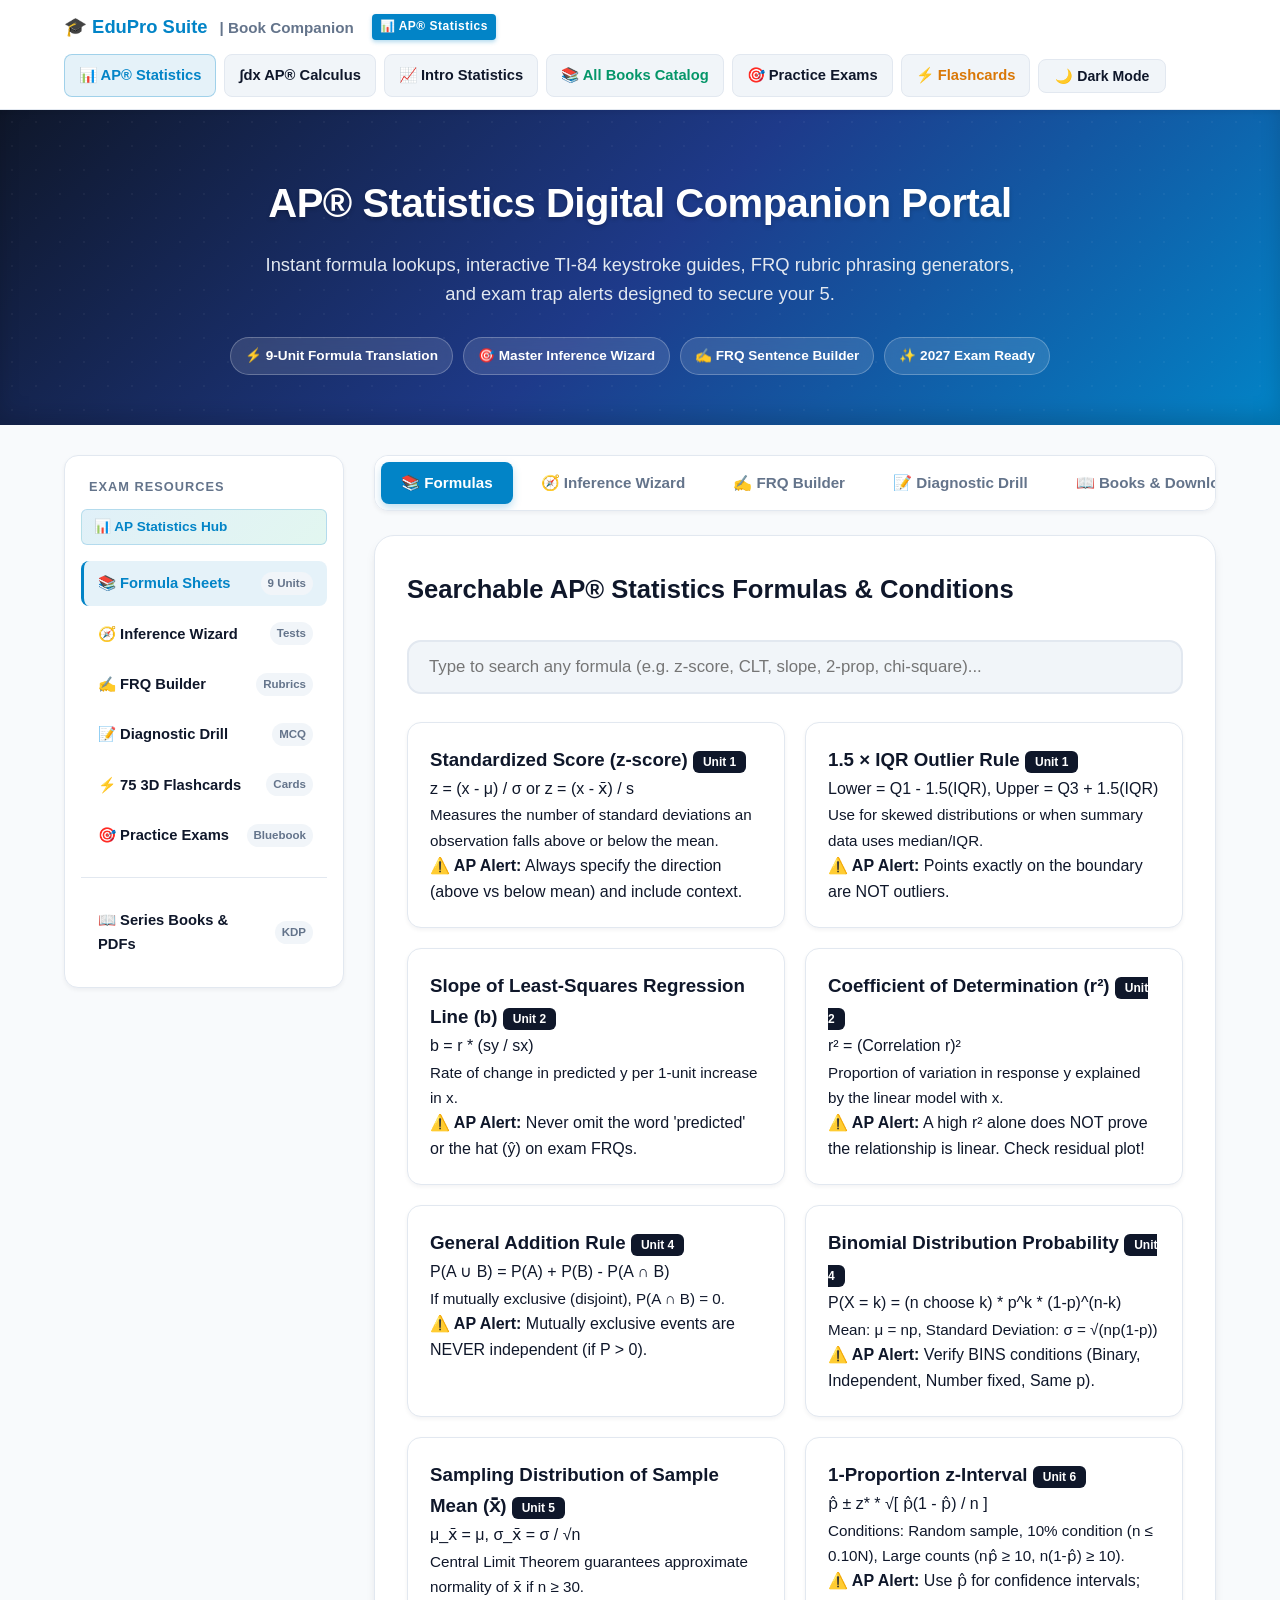
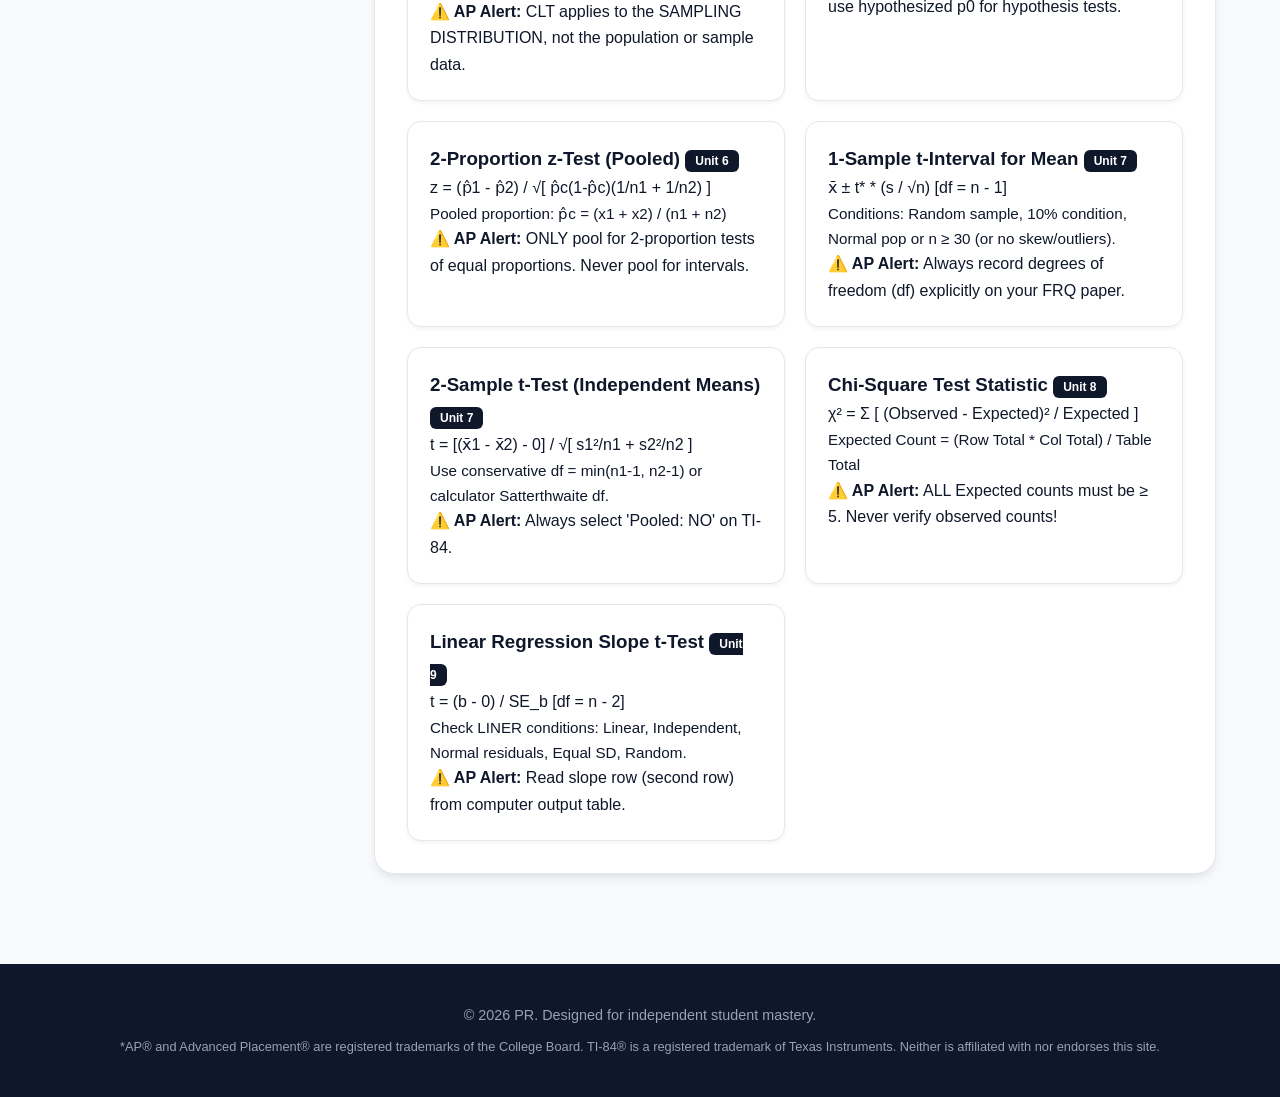
<file: index.html>
<!DOCTYPE html>
<html lang="en" data-theme="light">
<head>
  <meta charset="UTF-8">
  <meta name="viewport" content="width=device-width, initial-scale=1.0">
  <title>AP Statistics Score-5 Blueprint | Interactive Student Portal</title>
  <link rel="stylesheet" href="styles.css">
</head>
<body data-exam="ap-statistics">

  <!-- Header -->
  <header>
    <div class="container nav-container" style="flex-wrap:wrap; height:auto; padding:12px 24px; gap:12px;">
      <a href="index.html" class="logo" style="text-decoration:none;">
        <span style="font-size: 1.15rem; font-weight: 800; color: #0284c7;">🎓 EduPro Suite</span>
        <span style="color: var(--text-muted); font-weight: 600; font-size: 0.95rem;">| Book Companion</span>
        <span class="logo-badge" style="background:#0284c7; color:#fff; font-size:0.75rem; padding:3px 8px; border-radius:4px; margin-left:6px;">📊 AP® Statistics</span>
      </a>
      
      <!-- Menubar with ALL Exams -->
      <nav style="display:flex; gap:8px; align-items:center; flex-wrap:wrap;">
        <a href="index.html" class="nav-link-btn highlight">📊 AP® Statistics</a>
        <a href="calculus.html" class="nav-link-btn">∫dx AP® Calculus</a>
        <a href="introductory-statistics.html" class="nav-link-btn">📈 Intro Statistics</a>
        <a href="books-catalog.html" class="nav-link-btn" style="color:#059669; font-weight:700;">📚 All Books Catalog</a>
        <a href="practice-exams.html#ap-statistics-practice-exams" class="nav-link-btn">🎯 Practice Exams</a>
        <a href="flashcards.html#ap-statistics-flashcards" class="nav-link-btn" style="color:#d97706;">⚡ Flashcards</a>
        <button class="theme-toggle" id="themeToggle">🌙 Dark Mode</button>
      </nav>
    </div>
  </header>

  <!-- Hero -->
  <section class="hero">
    <div class="container">
      <h1>AP® Statistics Digital Companion Portal</h1>
      <p>Instant formula lookups, interactive TI-84 keystroke guides, FRQ rubric phrasing generators, and exam trap alerts designed to secure your 5.</p>
      <div class="badge-row">
        <span class="hero-pill">⚡ 9-Unit Formula Translation</span>
        <span class="hero-pill">🎯 Master Inference Wizard</span>
        <span class="hero-pill">✍️ FRQ Sentence Builder</span>
        <span class="hero-pill">✨ 2027 Exam Ready</span>
      </div>
    </div>
  </section>

  <!-- Main Portal Layout with Sticky Resources Sidebar -->
  <main class="container">
    <div class="portal-layout">
      
      <!-- Sticky Resources Sidebar -->
      <aside class="resources-sidebar">
        <div class="sidebar-title">Exam Resources</div>
        <div class="sidebar-exam-badge">📊 AP Statistics Hub</div>
        <nav class="sidebar-nav">
          <a href="#ap-statistics-formulas" class="sidebar-link active" data-tab="formulas">
            <span>📚 Formula Sheets</span>
            <span class="sidebar-link-badge">9 Units</span>
          </a>
          <a href="#ap-statistics-wizard" class="sidebar-link" data-tab="wizard">
            <span>🧭 Inference Wizard</span>
            <span class="sidebar-link-badge">Tests</span>
          </a>
          <a href="#ap-statistics-frq" class="sidebar-link" data-tab="generator">
            <span>✍️ FRQ Builder</span>
            <span class="sidebar-link-badge">Rubrics</span>
          </a>
          <a href="#ap-statistics-drill" class="sidebar-link" data-tab="quiz">
            <span>📝 Diagnostic Drill</span>
            <span class="sidebar-link-badge">MCQ</span>
          </a>
          <a href="flashcards.html#ap-statistics-flashcards" class="sidebar-link">
            <span>⚡ 75 3D Flashcards</span>
            <span class="sidebar-link-badge">Cards</span>
          </a>
          <a href="practice-exams.html#ap-statistics-practice-exams" class="sidebar-link">
            <span>🎯 Practice Exams</span>
            <span class="sidebar-link-badge">Bluebook</span>
          </a>
          <div class="sidebar-divider"></div>
          <a href="#ap-statistics-books" class="sidebar-link" data-tab="books">
            <span>📖 Series Books & PDFs</span>
            <span class="sidebar-link-badge">KDP</span>
          </a>
        </nav>
      </aside>

      <!-- Main Portal Content -->
      <div class="portal-content">
        <!-- Tab Navigation (Mobile/Fallback) -->
        <nav class="tabs-nav">
          <button class="tab-btn active" data-tab="formulas">📚 Formulas</button>
          <button class="tab-btn" data-tab="wizard">🧭 Inference Wizard</button>
          <button class="tab-btn" data-tab="generator">✍️ FRQ Builder</button>
          <button class="tab-btn" data-tab="quiz">📝 Diagnostic Drill</button>
          <button class="tab-btn" data-tab="books">📖 Books & Downloads</button>
        </nav>

    <!-- TAB 1: FORMULAS -->
    <section class="tab-pane active" id="formulas">
      <div class="card">
        <h2>Searchable AP® Statistics Formulas & Conditions</h2>
        <input type="text" class="search-box" id="formulaSearch" placeholder="Type to search any formula (e.g. z-score, CLT, slope, 2-prop, chi-square)...">
        <div class="grid-2" id="formulaGrid"></div>
      </div>
    </section>

    <!-- TAB 2: INFERENCE WIZARD -->
    <section class="tab-pane" id="wizard">
      <div class="card">
        <h2>Master Inference Procedure Selector</h2>
        <p style="color: var(--text-muted); margin-bottom: 20px;">Answer 3 quick questions to discover the exact statistical test, conditions, and TI-84 keystrokes for your problem.</p>
        
        <div id="step1" class="wizard-step">
          <h3>Step 1: What type of data or variable are you analyzing?</h3>
          <div class="btn-group">
            <button class="btn" onclick="setWizardData('categorical')">Categorical (Counts, %, Proportions)</button>
            <button class="btn" onclick="setWizardData('quantitative')">Quantitative (Means, Averages, Measurements)</button>
          </div>
        </div>

        <div id="step2" class="wizard-step" style="display:none;">
          <h3>Step 2: How many sample groups or variables?</h3>
          <div class="btn-group">
            <button class="btn" onclick="setWizardGroups('1')">1 Sample / Group</button>
            <button class="btn" onclick="setWizardGroups('matched')">Matched Pairs (Pre/Post or Paired)</button>
            <button class="btn" onclick="setWizardGroups('2')">2 Independent Groups</button>
            <button class="btn" onclick="setWizardGroups('multi')">3+ Groups / 2 Categorical Variables</button>
          </div>
        </div>

        <div id="step3" class="wizard-step" style="display:none;">
          <h3>Step 3: What is your objective?</h3>
          <div class="btn-group">
            <button class="btn" onclick="setWizardGoal('interval')">Estimate a Parameter (Confidence Interval)</button>
            <button class="btn" onclick="setWizardGoal('test')">Test a Claim (Significance / Hypothesis Test)</button>
          </div>
        </div>

        <div id="wizardResult" class="wizard-result" style="display:none;">
          <div id="wizardResultText"></div>
          <button class="btn btn-secondary" onclick="resetWizard()" style="margin-top: 15px;">🔄 Start Over</button>
        </div>
      </div>
    </section>

    <!-- TAB 3: SENTENCE GENERATOR -->
    <section class="tab-pane" id="generator">
      <div class="card">
        <h2>FRQ Model Phrasing & Sentence Frame Generator</h2>
        <p style="color: var(--text-muted); margin-bottom: 20px;">Fill in your problem details below to generate 100% rubric-compliant interpretations for the AP exam.</p>
        
        <div class="form-group">
          <label for="templateType">Select Interpretation Type:</label>
          <select id="templateType" class="form-control">
            <option value="ci">Confidence Interval (e.g. 95% CI)</option>
            <option value="pvalue">p-Value in Context</option>
            <option value="slope">Slope of Regression Line (b)</option>
            <option value="r2">Coefficient of Determination (r²)</option>
          </select>
        </div>

        <div class="form-group">
          <label for="templateContext">Context of Problem (e.g. "mean commute time of high school seniors in minutes"):</label>
          <input type="text" id="templateContext" class="form-control" placeholder="Enter problem context...">
        </div>

        <div class="grid-2">
          <div class="form-group">
            <label for="templateVal1">Confidence Level / p-Value / X Unit:</label>
            <input type="text" id="templateVal1" class="form-control" placeholder="e.g. 95 or 0.024 or hours studied">
          </div>
          <div class="form-group">
            <label for="templateVal2">Interval Range / Y Rate:</label>
            <input type="text" id="templateVal2" class="form-control" placeholder="e.g. 14.2 to 18.6 minutes or 3.2 points">
          </div>
        </div>

        <div class="template-output" id="templateResult"></div>
      </div>
    </section>

    <!-- TAB 4: DIAGNOSTIC QUIZ -->
    <section class="tab-pane" id="quiz">
      <div class="card">
        <h2>Quick Diagnostic Exam Drill (5 High-Yield Questions)</h2>
        <p style="color: var(--text-muted); margin-bottom: 24px;">Test your knowledge on common AP exam traps and grader deduction points.</p>
        <div id="quizContainer"></div>
      </div>
    </section>

    <!-- TAB 5: BOOK SERIES & RESOURCES -->
    <section class="tab-pane" id="books">
      <div class="card">
        <h2>The AP® Statistics Master Review Series (2027 Exam Ready)</h2>
        <p style="margin-bottom: 24px; color: var(--text-muted);">Laser-focused companions and complete curriculum guides engineered for high school student mastery.</p>

        <div class="grid-2">
          <div class="formula-card">
            <h3>📘 Book 1: Formula & Inference Decision Guide</h3>
            <p>The High-Yield Score-5 Cram Companion: Rapid Formula Breakdowns, 8 Inference Decision Trees, and Fill-in-the-Blank FRQ Sentence Frames.</p>
            <p style="margin-top: 10px;"><strong>Status:</strong> Available Now on Amazon</p>
          </div>
          <div class="formula-card">
            <h3>📗 Book 2: AP® Statistics Prep Book 2027</h3>
            <p>The Complete High School Textbook, Workbook & Study Guide: 9-Unit Review, 15 Full Practice Tests (2 in Book + 13 Online), 75 Digital Flashcards, and TI-84 Playbooks.</p>
            <p style="margin-top: 10px;"><strong>Status:</strong> 305-Page Master Ready / In Press</p>
          </div>
          <div class="formula-card">
            <h3>🎯 Book 3: AP® Statistics Practice Companion 2027</h3>
            <p>The Comprehensive 711-Page Practice Companion: 25 Full Practice Tests (2 in Book + 23 Online via Bluebook Simulator) with Detailed Rationales.</p>
            <p style="margin-top: 10px;"><strong>Status:</strong> 711-Page Master Ready / In Press</p>
          </div>
          <div class="formula-card">
            <h3>📟 Companion: Digital Web Companion Portal</h3>
            <p>Interactive Formula Lookups, 3-Click Inference Decision Wizard, and Model FRQ Sentence Generators.</p>
            <p style="margin-top: 10px;"><strong>Status:</strong> 100% Free Live Access</p>
          </div>
        </div>
      </div>
    </section>
  </div> <!-- End portal-content -->
</div> <!-- End portal-layout -->
</main>

  <!-- Footer -->
  <footer>
    <div class="container">
      <p>© 2026 PR. Designed for independent student mastery.</p>
      <p style="font-size: 0.8rem; margin-top: 8px;">*AP® and Advanced Placement® are registered trademarks of the College Board. TI-84® is a registered trademark of Texas Instruments. Neither is affiliated with nor endorses this site.</p>
    </div>
  </footer>

  <script src="app.js"></script>
</body>
</html>
</file>
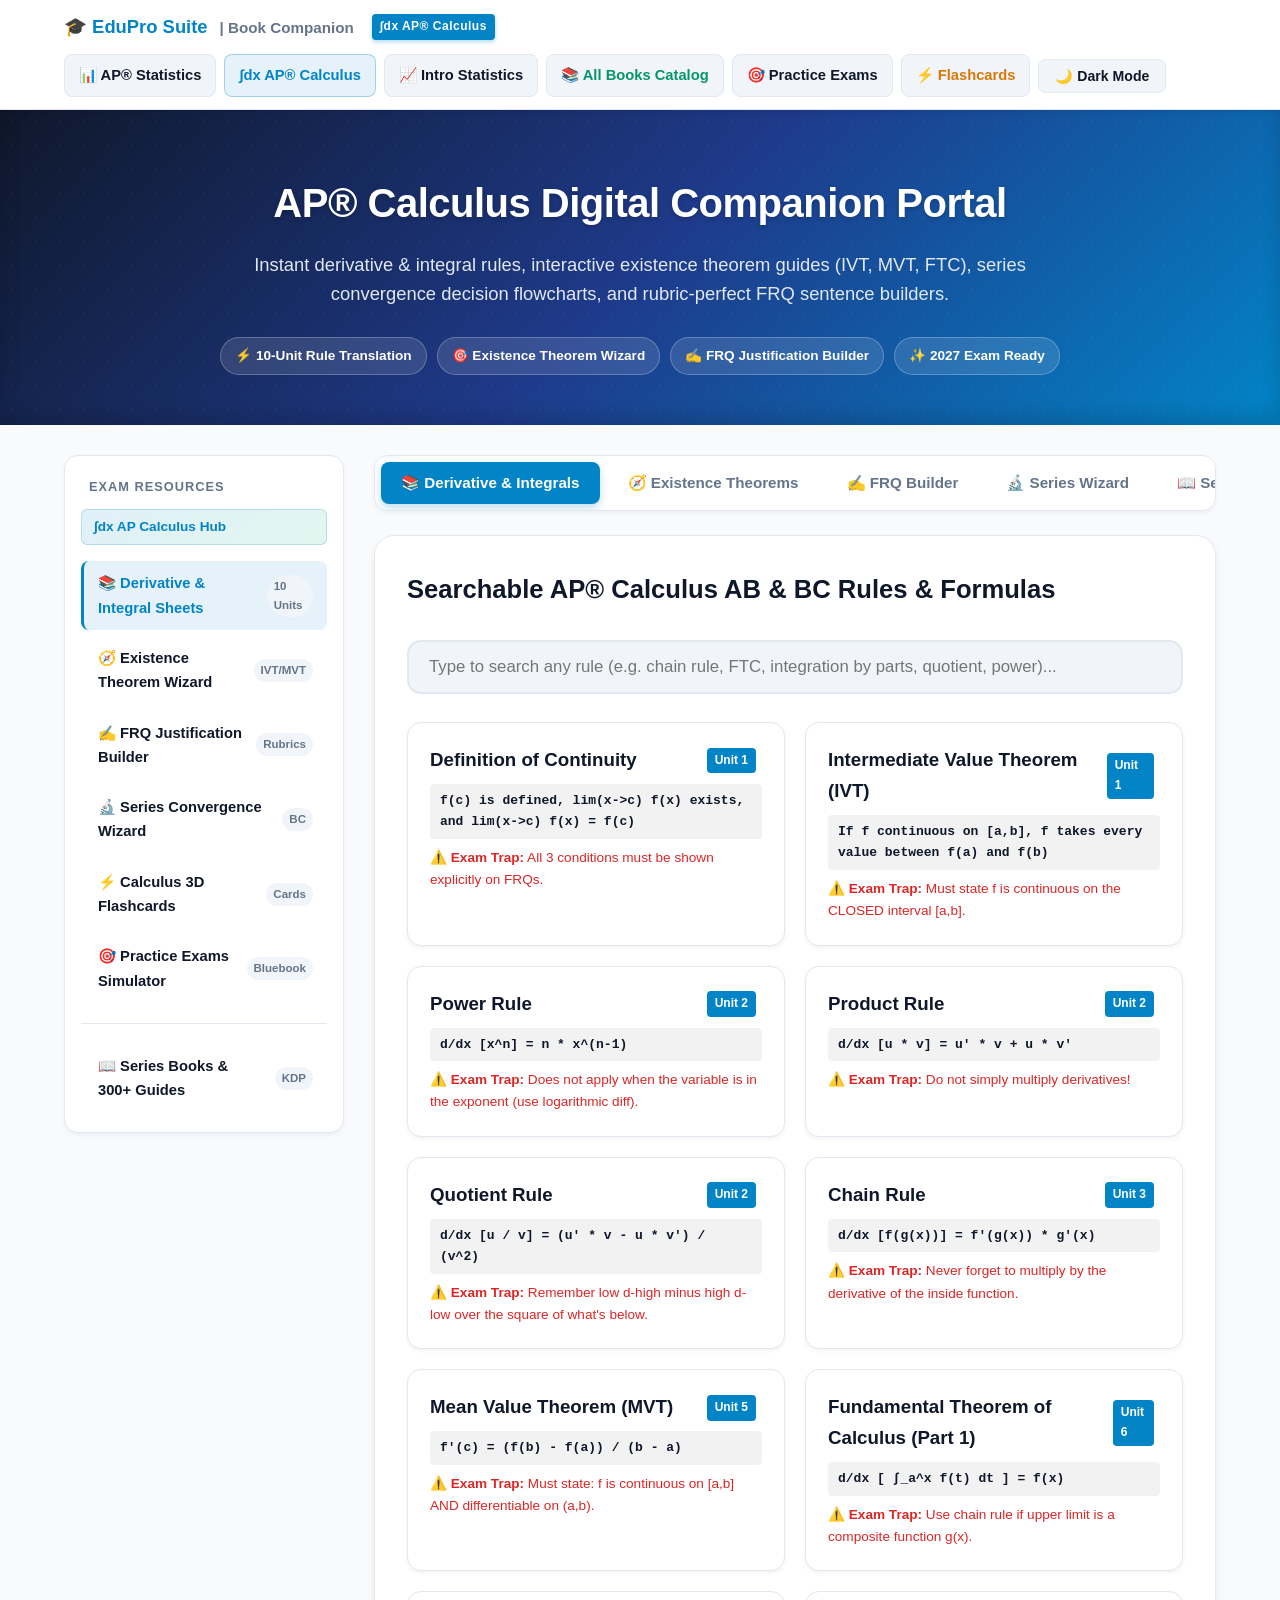
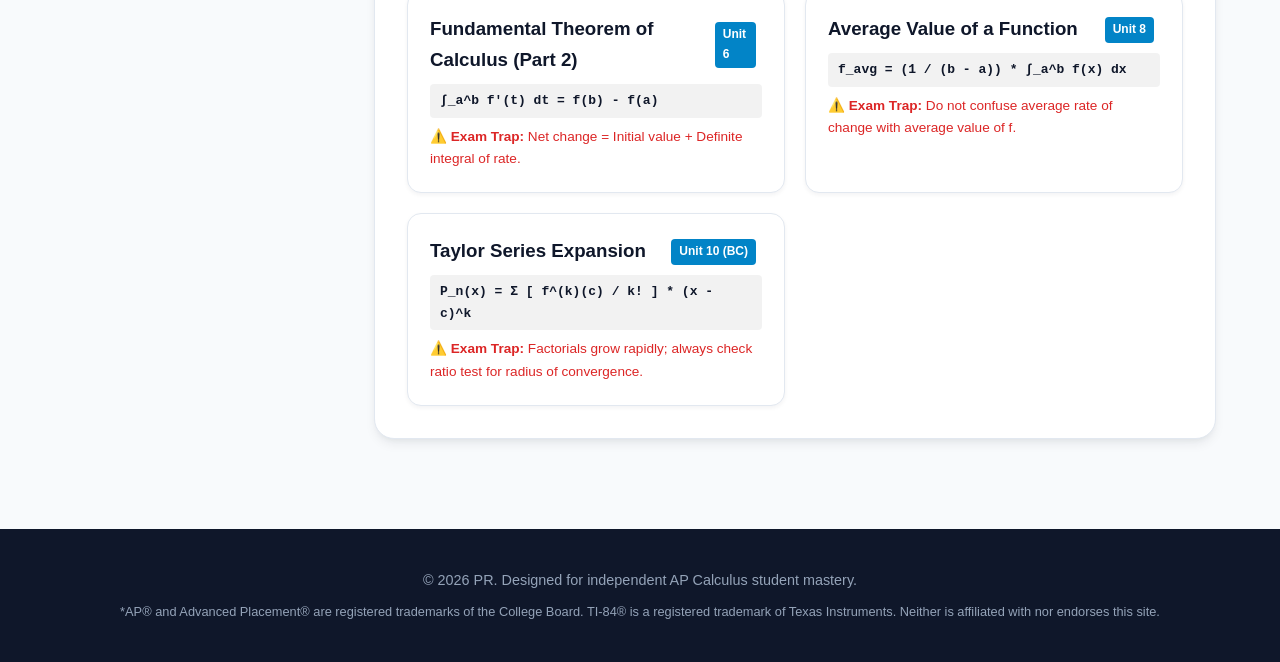
<file: calculus.html>
<!DOCTYPE html>
<html lang="en" data-theme="light">
<head>
  <meta charset="UTF-8">
  <meta name="viewport" content="width=device-width, initial-scale=1.0">
  <title>AP Calculus Score-5 Blueprint | Interactive Student Portal</title>
  <link rel="stylesheet" href="styles.css">
  <style>
    .calc-tag {
      background: #0284C7;
      color: white;
      padding: 3px 8px;
      border-radius: 4px;
      font-size: 0.75rem;
      font-weight: bold;
      margin-right: 6px;
    }
  </style>
</head>
<body data-exam="ap-calculus">

  <!-- Header -->
  <header>
    <div class="container nav-container" style="flex-wrap:wrap; height:auto; padding:12px 24px; gap:12px;">
      <a href="calculus.html" class="logo" style="text-decoration:none;">
        <span style="font-size: 1.15rem; font-weight: 800; color: #0284c7;">🎓 EduPro Suite</span>
        <span style="color: var(--text-muted); font-weight: 600; font-size: 0.95rem;">| Book Companion</span>
        <span class="logo-badge" style="background:#0284c7; color:#fff; font-size:0.75rem; padding:3px 8px; border-radius:4px; margin-left:6px;">∫dx AP® Calculus</span>
      </a>
      
      <!-- Menubar with ALL Exams -->
      <nav style="display:flex; gap:8px; align-items:center; flex-wrap:wrap;">
        <a href="index.html" class="nav-link-btn">📊 AP® Statistics</a>
        <a href="calculus.html" class="nav-link-btn highlight">∫dx AP® Calculus</a>
        <a href="introductory-statistics.html" class="nav-link-btn">📈 Intro Statistics</a>
        <a href="books-catalog.html" class="nav-link-btn" style="color:#059669; font-weight:700;">📚 All Books Catalog</a>
        <a href="practice-exams.html#ap-calculus-practice-exams" class="nav-link-btn">🎯 Practice Exams</a>
        <a href="flashcards.html#ap-calculus-flashcards" class="nav-link-btn" style="color:#d97706;">⚡ Flashcards</a>
        <button class="theme-toggle" id="themeToggle">🌙 Dark Mode</button>
      </nav>
    </div>
  </header>

  <!-- Hero -->
  <section class="hero">
    <div class="container">
      <h1>AP® Calculus Digital Companion Portal</h1>
      <p>Instant derivative & integral rules, interactive existence theorem guides (IVT, MVT, FTC), series convergence decision flowcharts, and rubric-perfect FRQ sentence builders.</p>
      <div class="badge-row">
        <span class="hero-pill">⚡ 10-Unit Rule Translation</span>
        <span class="hero-pill">🎯 Existence Theorem Wizard</span>
        <span class="hero-pill">✍️ FRQ Justification Builder</span>
        <span class="hero-pill">✨ 2027 Exam Ready</span>
      </div>
    </div>
  </section>

  <!-- Main Portal Layout with Sticky Resources Sidebar -->
  <main class="container">
    <div class="portal-layout">
      
      <!-- Sticky Resources Sidebar -->
      <aside class="resources-sidebar">
        <div class="sidebar-title">Exam Resources</div>
        <div class="sidebar-exam-badge">∫dx AP Calculus Hub</div>
        <nav class="sidebar-nav">
          <a href="#ap-calculus-formulas" class="sidebar-link active" data-tab="calc-formulas">
            <span>📚 Derivative & Integral Sheets</span>
            <span class="sidebar-link-badge">10 Units</span>
          </a>
          <a href="#ap-calculus-theorems" class="sidebar-link" data-tab="calc-theorems">
            <span>🧭 Existence Theorem Wizard</span>
            <span class="sidebar-link-badge">IVT/MVT</span>
          </a>
          <a href="#ap-calculus-frq" class="sidebar-link" data-tab="calc-frq">
            <span>✍️ FRQ Justification Builder</span>
            <span class="sidebar-link-badge">Rubrics</span>
          </a>
          <a href="#ap-calculus-series" class="sidebar-link" data-tab="calc-series">
            <span>🔬 Series Convergence Wizard</span>
            <span class="sidebar-link-badge">BC</span>
          </a>
          <a href="flashcards.html#ap-calculus-flashcards" class="sidebar-link">
            <span>⚡ Calculus 3D Flashcards</span>
            <span class="sidebar-link-badge">Cards</span>
          </a>
          <a href="practice-exams.html#ap-calculus-practice-exams" class="sidebar-link">
            <span>🎯 Practice Exams Simulator</span>
            <span class="sidebar-link-badge">Bluebook</span>
          </a>
          <div class="sidebar-divider"></div>
          <a href="#ap-calculus-books" class="sidebar-link" data-tab="calc-books">
            <span>📖 Series Books & 300+ Guides</span>
            <span class="sidebar-link-badge">KDP</span>
          </a>
        </nav>
      </aside>

      <!-- Main Portal Content -->
      <div class="portal-content">
        <!-- Tab Navigation (Mobile/Fallback) -->
        <nav class="tabs-nav">
          <button class="tab-btn active" data-tab="calc-formulas">📚 Derivative & Integrals</button>
          <button class="tab-btn" data-tab="calc-theorems">🧭 Existence Theorems</button>
          <button class="tab-btn" data-tab="calc-frq">✍️ FRQ Builder</button>
          <button class="tab-btn" data-tab="calc-series">🔬 Series Wizard</button>
          <button class="tab-btn" data-tab="calc-books">📖 Series Books</button>
        </nav>

    <!-- TAB 1: FORMULAS -->
    <section class="tab-pane active" id="calc-formulas">
      <div class="card">
        <h2>Searchable AP® Calculus AB & BC Rules & Formulas</h2>
        <input type="text" class="search-box" id="calcFormulaSearch" placeholder="Type to search any rule (e.g. chain rule, FTC, integration by parts, quotient, power)...">
        <div class="grid-2" id="calcFormulaGrid"></div>
      </div>
    </section>

    <!-- TAB 2: THEOREM SELECTOR -->
    <section class="tab-pane" id="calc-theorems">
      <div class="card">
        <h2>Existence Theorem Justification Selector</h2>
        <p style="color: var(--text-muted); margin-bottom: 20px;">Pick the scenario you are analyzing on your AP exam to see required hypotheses and exact College Board sentence phrasing.</p>
        <div class="grid-2">
          <div class="formula-card">
            <h3>Intermediate Value Theorem (IVT)</h3>
            <p><strong>Hypothesis:</strong> $f(x)$ is continuous on the closed interval $[a, b]$.</p>
            <p><strong>Conclusion:</strong> $f(x)$ takes on every value between $f(a)$ and $f(b)$ at least once in $(a, b)$.</p>
            <p><strong>FRQ Phrase:</strong> "Since $f$ is continuous on $[a, b]$ and $f(a) < k < f(b)$, by IVT there exists $c \in (a, b)$ such that $f(c) = k$."</p>
          </div>
          <div class="formula-card">
            <h3>Mean Value Theorem (MVT)</h3>
            <p><strong>Hypothesis:</strong> $f(x)$ is continuous on $[a, b]$ AND differentiable on $(a, b)$.</p>
            <p><strong>Conclusion:</strong> There exists at least one $c \in (a, b)$ such that $f'(c) = \frac{f(b) - f(a)}{b - a}$.</p>
            <p><strong>FRQ Phrase:</strong> "Because $f$ is continuous on $[a, b]$ and differentiable on $(a, b)$, by MVT there exists $c \in (a, b)$ where $f'(c) = \frac{f(b)-f(a)}{b-a}$."</p>
          </div>
          <div class="formula-card">
            <h3>Extreme Value Theorem (EVT)</h3>
            <p><strong>Hypothesis:</strong> $f(x)$ is continuous on the closed interval $[a, b]$.</p>
            <p><strong>Conclusion:</strong> $f(x)$ attains both an absolute maximum and an absolute minimum on $[a, b]$.</p>
            <p><strong>FRQ Phrase:</strong> "By EVT, since $f$ is continuous on the closed interval $[a, b]$, absolute extrema must occur at critical points or endpoints."</p>
          </div>
          <div class="formula-card">
            <h3>Fundamental Theorem of Calculus (FTC)</h3>
            <p><strong>Part 1 (Accumulation):</strong> $\frac{d}{dx}\left[\int_a^x f(t)\,dt\right] = f(x)$.</p>
            <p><strong>Part 2 (Net Change):</strong> $\int_a^b f'(t)\,dt = f(b) - f(a)$.</p>
            <p><strong>FRQ Phrase:</strong> "The amount at $t = b$ equals the initial amount at $t = a$ plus the net change: $f(b) = f(a) + \int_a^b f'(t)\,dt$."</p>
          </div>
        </div>
      </div>
    </section>

    <!-- TAB 3: FRQ GENERATOR -->
    <section class="tab-pane" id="calc-frq">
      <div class="card">
        <h2>Interactive Calculus FRQ Justification Builder</h2>
        <p style="color: var(--text-muted); margin-bottom: 20px;">Generate College Board rubric-compliant response templates with full partial credit justification.</p>
        <div class="grid-2">
          <div class="form-group">
            <label>Select Justification Task:</label>
            <select id="calcFrqType" class="form-control" onchange="generateCalcFrq()">
              <option value="mvt">Mean Value Theorem (Instantaneous = Average Rate)</option>
              <option value="ivt">Intermediate Value Theorem (Guaranteed Function Value)</option>
              <option value="concavity">Points of Inflection & Concavity</option>
              <option value="critical">Relative Extrema (First Derivative Test)</option>
              <option value="speed">Particle Speed (Increasing vs Decreasing)</option>
            </select>
          </div>
          <div class="form-group">
            <label>Interval or Values:</label>
            <input type="text" id="calcFrqInterval" class="form-control" value="[0, 5]" placeholder="e.g. [0, 4] or t = 3" oninput="generateCalcFrq()">
          </div>
        </div>
        <div class="template-output" id="calcFrqResult" style="margin-top:20px; padding:15px; background:var(--card-bg); border-left:4px solid #0284C7; border-radius:4px;"></div>
      </div>
    </section>

    <!-- TAB 4: SERIES CONVERGENCE -->
    <section class="tab-pane" id="calc-series">
      <div class="card">
        <h2>AP Calculus BC Series Convergence Test Decision Tree</h2>
        <div class="grid-2">
          <div class="formula-card">
            <h3>1. nth-Term Test for Divergence</h3>
            <p>If $\lim_{n \to \infty} a_n \neq 0$, the series <strong>DIVERGES</strong>.</p>
            <p><small>Warning: If limit equals 0, the test is INCONCLUSIVE.</small></p>
          </div>
          <div class="formula-card">
            <h3>2. Geometric Series Test</h3>
            <p>$\sum a r^n$ converges if and only if $|r| < 1$. Sum $= \frac{a}{1 - r}$.</p>
          </div>
          <div class="formula-card">
            <h3>3. p-Series Test</h3>
            <p>$\sum \frac{1}{n^p}$ converges if $p > 1$, and diverges if $p \le 1$.</p>
          </div>
          <div class="formula-card">
            <h3>4. Ratio Test (Power Series & Factorials)</h3>
            <p>$\lim_{n \to \infty} \left|\frac{a_{n+1}}{a_n}\right| = L$. Converges if $L < 1$, diverges if $L > 1$.</p>
          </div>
        </div>
      </div>
    </section>

    <!-- TAB 5: BOOKS -->
    <section class="tab-pane" id="calc-books">
      <div class="card">
        <h2>The AP® Calculus Master Review Series (2027 Exam Ready)</h2>
        <p style="margin-bottom: 24px; color: var(--text-muted);">Three 300+ page comprehensive textbooks and exam simulators engineered for high school mastery.</p>
        <div class="grid-2">
          <div class="formula-card">
            <h3>📘 Book 1: Formula & Theorem Quick Study Guide (301 Pages)</h3>
            <p>The High-Yield Score-5 Cram Companion: Rapid Derivative & Integral Rules, Existence Theorems, and Step-by-Step FRQ Justification Templates.</p>
            <p style="margin-top: 10px;"><strong>Status:</strong> 301-Page Manuscript & 5 3D Covers Complete</p>
          </div>
          <div class="formula-card">
            <h3>📗 Book 2: AP® Calculus AB & BC Prep Book 2027 (301 Pages)</h3>
            <p>The Complete High School Textbook & Study Guide with Practice Workbooks, Drill Sets, and TI-84/TI-Nspire Exam Strategies.</p>
            <p style="margin-top: 10px;"><strong>Status:</strong> 301-Page Manuscript & 5 3D Covers Complete</p>
          </div>
          <div class="formula-card">
            <h3>🎯 Book 3: 10 Full-Length Practice Exams (301 Pages)</h3>
            <p>The Ultimate Score-5 Exam Simulator: 10 Complete Timed Tests (450 MCQs + 60 FRQs), Step-by-Step Scoring Rubrics, and Digital Flashcards.</p>
            <p style="margin-top: 10px;"><strong>Status:</strong> 301-Page Manuscript & 5 3D Covers Complete</p>
          </div>
          <div class="formula-card">
            <h3>🌐 Companion: Digital Web Companion Portal</h3>
            <p>Live interactive formula search, theorem justification builders, and series convergence selectors.</p>
            <p style="margin-top: 10px;"><strong>Status:</strong> 100% Free Live Access</p>
          </div>
        </div>
      </div>
    </section>
  </div> <!-- End portal-content -->
</div> <!-- End portal-layout -->
</main>

  <footer>
    <div class="container">
      <p>© 2026 PR. Designed for independent AP Calculus student mastery.</p>
      <p style="font-size: 0.8rem; margin-top: 8px;">*AP® and Advanced Placement® are registered trademarks of the College Board. TI-84® is a registered trademark of Texas Instruments. Neither is affiliated with nor endorses this site.</p>
    </div>
  </footer>

  <script src="calculus_app.js"></script>
</body>
</html>
</file>
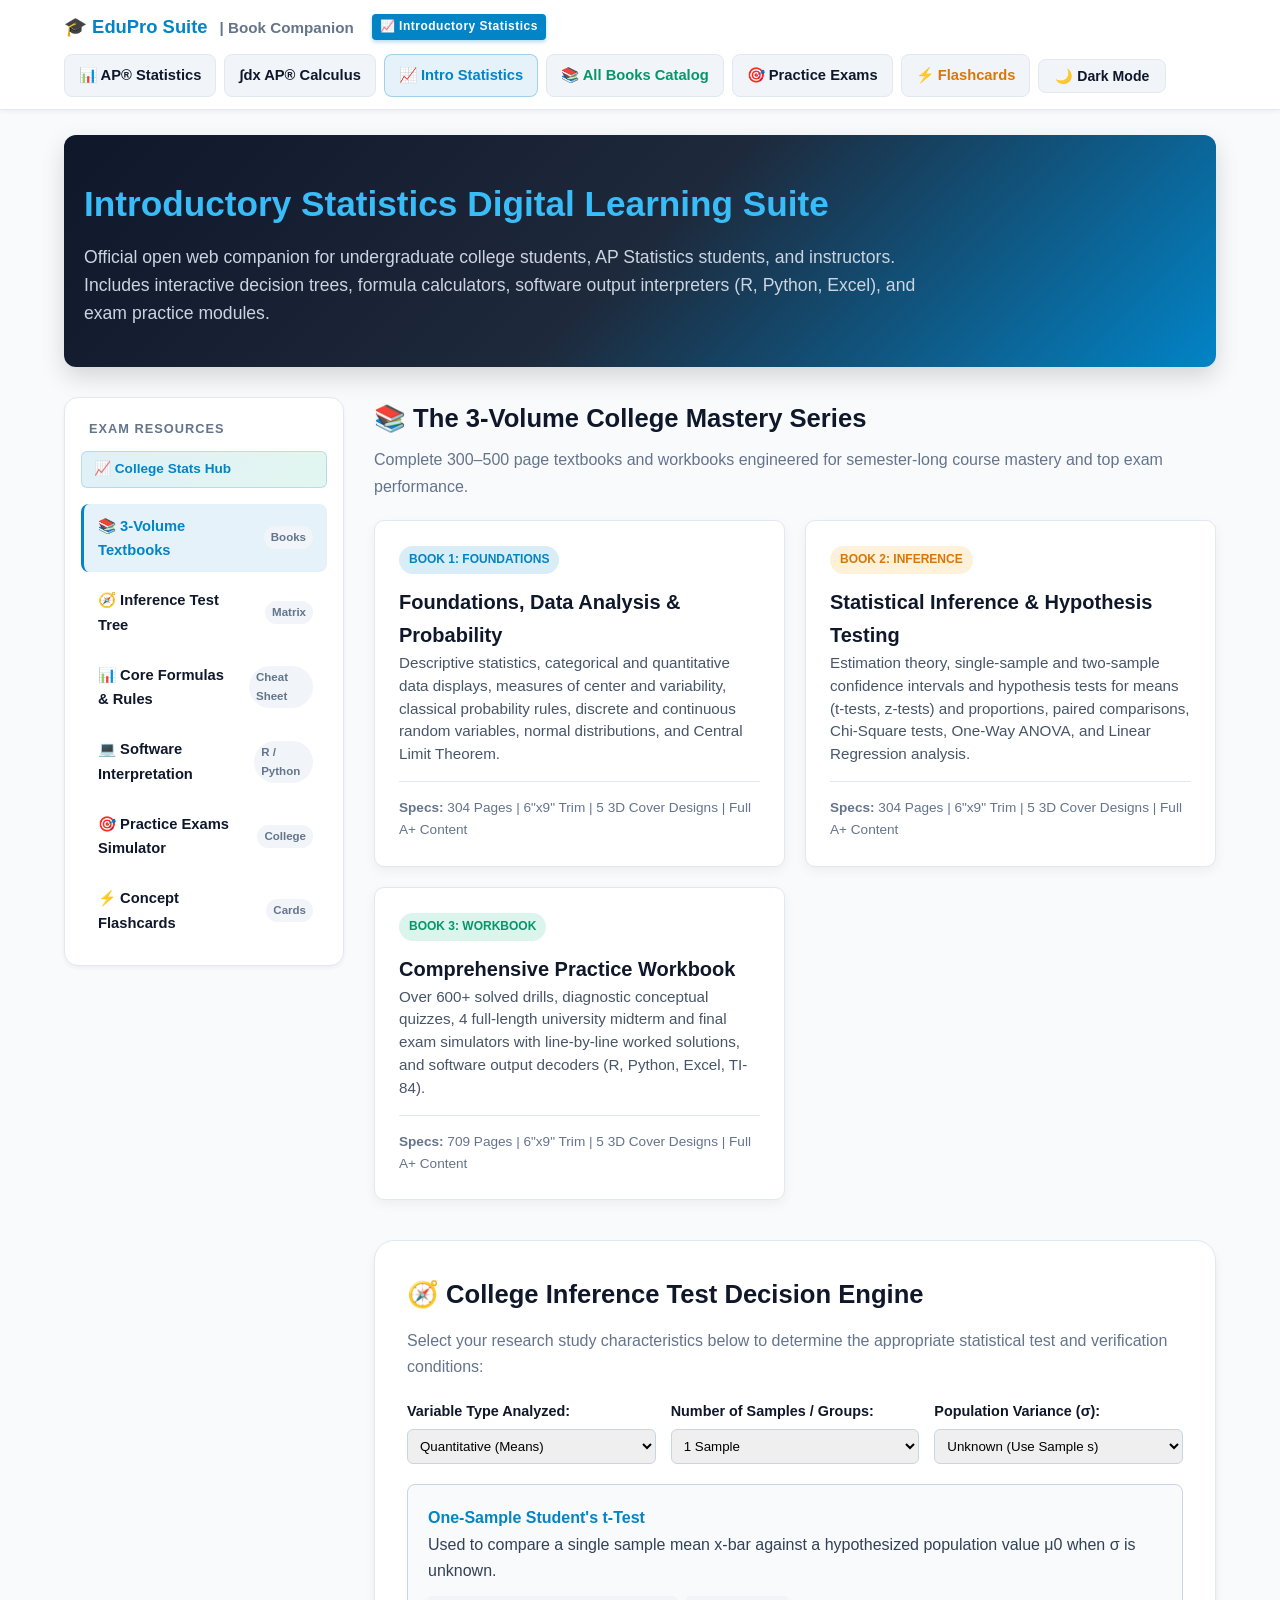
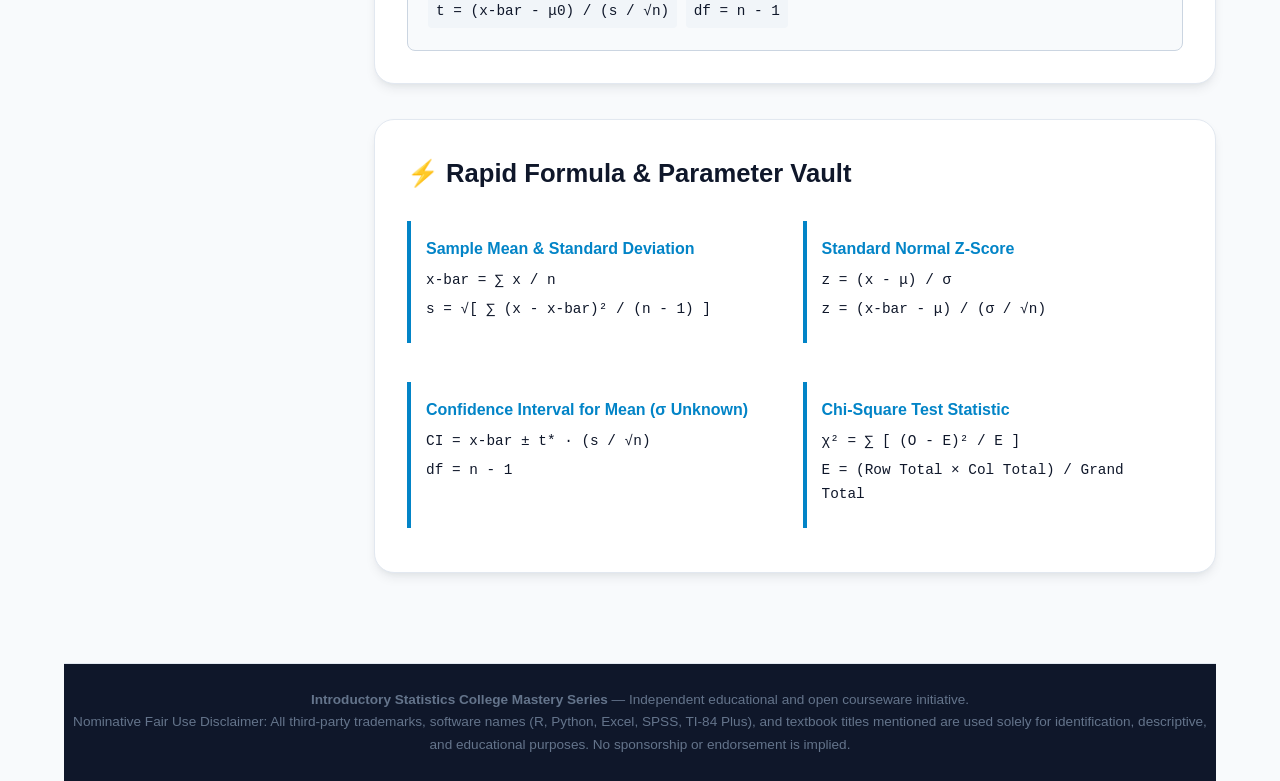
<file: introductory-statistics.html>
<!DOCTYPE html>
<html lang="en" data-theme="light">
<head>
  <meta charset="UTF-8">
  <meta name="viewport" content="width=device-width, initial-scale=1.0">
  <title>Introductory Statistics College Mastery Portal | Interactive Student Suite</title>
  <link rel="stylesheet" href="styles.css">
  <style>
    .intro-banner {
      background: linear-gradient(135deg, #0f172a 0%, #1e293b 50%, #0284c7 100%);
      color: #ffffff;
      padding: 40px 20px;
      border-radius: 12px;
      margin-bottom: 25px;
      box-shadow: 0 10px 25px rgba(0,0,0,0.15);
    }
    .intro-banner h1 { font-size: 2.2rem; margin-bottom: 10px; color: #38bdf8; }
    .intro-banner p { font-size: 1.1rem; color: #cbd5e1; max-width: 850px; line-height: 1.6; }
    .series-grid {
      display: grid;
      grid-template-columns: repeat(auto-fit, minmax(300px, 1fr));
      gap: 20px;
      margin-top: 20px;
    }
    .book-card {
      background: var(--card-bg, #ffffff);
      border: 1px solid var(--border-color, #e2e8f0);
      border-radius: 10px;
      padding: 24px;
      box-shadow: 0 4px 12px rgba(0,0,0,0.05);
      transition: transform 0.2s ease, box-shadow 0.2s ease;
    }
    .book-card:hover {
      transform: translateY(-4px);
      box-shadow: 0 8px 24px rgba(2,132,199,0.15);
    }
    .badge-tag {
      display: inline-block;
      padding: 4px 10px;
      font-size: 0.75rem;
      font-weight: 700;
      border-radius: 20px;
      text-transform: uppercase;
      margin-bottom: 12px;
    }
    .tag-book1 { background: rgba(2,132,199,0.15); color: #0284c7; }
    .tag-book2 { background: rgba(245,158,11,0.15); color: #d97706; }
    .tag-book3 { background: rgba(16,185,129,0.15); color: #059669; }
    .formula-pill {
      display: inline-block;
      background: #f1f5f9;
      padding: 4px 8px;
      border-radius: 4px;
      font-family: monospace;
      font-size: 0.9rem;
      margin: 2px 4px 2px 0;
      color: #0f172a;
    }
    .decision-step {
      background: var(--card-bg, #ffffff);
      border-left: 4px solid #0284c7;
      padding: 15px;
      margin: 12px 0;
      border-radius: 0 8px 8px 0;
    }
  </style>
</head>
<body data-exam="intro-stats">

  <!-- Header -->
  <header>
    <div class="container nav-container" style="flex-wrap:wrap; height:auto; padding:12px 24px; gap:12px;">
      <a href="introductory-statistics.html" class="logo" style="text-decoration:none;">
        <span style="font-size: 1.15rem; font-weight: 800; color: #0284c7;">🎓 EduPro Suite</span>
        <span style="color: var(--text-muted); font-weight: 600; font-size: 0.95rem;">| Book Companion</span>
        <span class="logo-badge" style="background:#0284c7; color:#fff; font-size:0.75rem; padding:3px 8px; border-radius:4px; margin-left:6px;">📈 Introductory Statistics</span>
      </a>
      
      <!-- Menubar with ALL Exams -->
      <nav style="display:flex; gap:8px; align-items:center; flex-wrap:wrap;">
        <a href="index.html" class="nav-link-btn">📊 AP® Statistics</a>
        <a href="calculus.html" class="nav-link-btn">∫dx AP® Calculus</a>
        <a href="introductory-statistics.html" class="nav-link-btn highlight">📈 Intro Statistics</a>
        <a href="books-catalog.html" class="nav-link-btn" style="color:#059669; font-weight:700;">📚 All Books Catalog</a>
        <a href="practice-exams.html#intro-stats-practice-exams" class="nav-link-btn">🎯 Practice Exams</a>
        <a href="flashcards.html#intro-stats-flashcards" class="nav-link-btn" style="color:#d97706;">⚡ Flashcards</a>
        <button class="theme-toggle" id="themeToggle">🌙 Dark Mode</button>
      </nav>
    </div>
  </header>

  <!-- Hero Section -->
  <main class="container" style="margin-top: 25px;">
    <div class="intro-banner">
      <h1>Introductory Statistics Digital Learning Suite</h1>
      <p>Official open web companion for undergraduate college students, AP Statistics students, and instructors. Includes interactive decision trees, formula calculators, software output interpreters (R, Python, Excel), and exam practice modules.</p>
    </div>

    <!-- Main Portal Layout with Sticky Resources Sidebar -->
    <div class="portal-layout">
      
      <!-- Sticky Resources Sidebar -->
      <aside class="resources-sidebar">
        <div class="sidebar-title">Exam Resources</div>
        <div class="sidebar-exam-badge">📈 College Stats Hub</div>
        <nav class="sidebar-nav">
          <a href="#intro-stats-books" class="sidebar-link active">
            <span>📚 3-Volume Textbooks</span>
            <span class="sidebar-link-badge">Books</span>
          </a>
          <a href="#intro-stats-decision-tree" class="sidebar-link">
            <span>🧭 Inference Test Tree</span>
            <span class="sidebar-link-badge">Matrix</span>
          </a>
          <a href="#intro-stats-formulas" class="sidebar-link">
            <span>📊 Core Formulas & Rules</span>
            <span class="sidebar-link-badge">Cheat Sheet</span>
          </a>
          <a href="#intro-stats-software" class="sidebar-link">
            <span>💻 Software Interpretation</span>
            <span class="sidebar-link-badge">R / Python</span>
          </a>
          <a href="practice-exams.html#intro-stats-practice-exams" class="sidebar-link">
            <span>🎯 Practice Exams Simulator</span>
            <span class="sidebar-link-badge">College</span>
          </a>
          <a href="flashcards.html#intro-stats-flashcards" class="sidebar-link">
            <span>⚡ Concept Flashcards</span>
            <span class="sidebar-link-badge">Cards</span>
          </a>
        </nav>
      </aside>

      <!-- Main Portal Content -->
      <div class="portal-content">
        <!-- 3 Books Overview -->
        <section id="intro-stats-books">
      <h2 style="font-size: 1.6rem; color: #0f172a; margin-bottom: 8px;">📚 The 3-Volume College Mastery Series</h2>
      <p style="color: #64748b; margin-bottom: 20px;">Complete 300–500 page textbooks and workbooks engineered for semester-long course mastery and top exam performance.</p>

      <div class="series-grid">
        <!-- Book 1 -->
        <div class="book-card">
          <span class="badge-tag tag-book1">Book 1: Foundations</span>
          <h3 style="margin-top:0; color:#0f172a; font-size:1.25rem;">Foundations, Data Analysis & Probability</h3>
          <p style="font-size:0.95rem; color:#475569; line-height:1.5;">Descriptive statistics, categorical and quantitative data displays, measures of center and variability, classical probability rules, discrete and continuous random variables, normal distributions, and Central Limit Theorem.</p>
          <hr style="border:0; border-top:1px solid #e2e8f0; margin:15px 0;">
          <p style="font-size:0.85rem; color:#64748b;"><b>Specs:</b> 304 Pages | 6"x9" Trim | 5 3D Cover Designs | Full A+ Content</p>
        </div>

        <!-- Book 2 -->
        <div class="book-card">
          <span class="badge-tag tag-book2">Book 2: Inference</span>
          <h3 style="margin-top:0; color:#0f172a; font-size:1.25rem;">Statistical Inference & Hypothesis Testing</h3>
          <p style="font-size:0.95rem; color:#475569; line-height:1.5;">Estimation theory, single-sample and two-sample confidence intervals and hypothesis tests for means (t-tests, z-tests) and proportions, paired comparisons, Chi-Square tests, One-Way ANOVA, and Linear Regression analysis.</p>
          <hr style="border:0; border-top:1px solid #e2e8f0; margin:15px 0;">
          <p style="font-size:0.85rem; color:#64748b;"><b>Specs:</b> 304 Pages | 6"x9" Trim | 5 3D Cover Designs | Full A+ Content</p>
        </div>

        <!-- Book 3 -->
        <div class="book-card">
          <span class="badge-tag tag-book3">Book 3: Workbook</span>
          <h3 style="margin-top:0; color:#0f172a; font-size:1.25rem;">Comprehensive Practice Workbook</h3>
          <p style="font-size:0.95rem; color:#475569; line-height:1.5;">Over 600+ solved drills, diagnostic conceptual quizzes, 4 full-length university midterm and final exam simulators with line-by-line worked solutions, and software output decoders (R, Python, Excel, TI-84).</p>
          <hr style="border:0; border-top:1px solid #e2e8f0; margin:15px 0;">
          <p style="font-size:0.85rem; color:#64748b;"><b>Specs:</b> 709 Pages | 6"x9" Trim | 5 3D Cover Designs | Full A+ Content</p>
        </div>
      </div>
    </section>

    <!-- Interactive Inference Decision Tool -->
    <section style="margin-top: 40px;" class="card" id="intro-stats-decision-tree">
      <h2>🧭 College Inference Test Decision Engine</h2>
      <p style="color: #64748b;">Select your research study characteristics below to determine the appropriate statistical test and verification conditions:</p>

      <div style="display:grid; grid-template-columns: repeat(auto-fit, minmax(220px, 1fr)); gap:15px; margin: 20px 0;">
        <div>
          <label style="font-weight:600; font-size:0.9rem; display:block; margin-bottom:5px;">Variable Type Analyzed:</label>
          <select id="varType" style="width:100%; padding:8px; border-radius:6px; border:1px solid #cbd5e1;">
            <option value="mean">Quantitative (Means)</option>
            <option value="prop">Categorical (Proportions / Frequencies)</option>
            <option value="assoc">Relationship / Association</option>
          </select>
        </div>

        <div>
          <label style="font-weight:600; font-size:0.9rem; display:block; margin-bottom:5px;">Number of Samples / Groups:</label>
          <select id="sampleCount" style="width:100%; padding:8px; border-radius:6px; border:1px solid #cbd5e1;">
            <option value="1">1 Sample</option>
            <option value="2_ind">2 Independent Samples</option>
            <option value="2_pair">2 Paired / Dependent Samples</option>
            <option value="3plus">3 or More Groups</option>
          </select>
        </div>

        <div>
          <label style="font-weight:600; font-size:0.9rem; display:block; margin-bottom:5px;">Population Variance (&sigma;):</label>
          <select id="sigmaKnown" style="width:100%; padding:8px; border-radius:6px; border:1px solid #cbd5e1;">
            <option value="unknown">Unknown (Use Sample s)</option>
            <option value="known">Known (&sigma; given)</option>
          </select>
        </div>
      </div>

      <div id="decisionResult" style="margin-top: 15px; padding: 20px; background: #f8fafc; border: 1px solid #cbd5e1; border-radius: 8px;">
        <h4 style="margin-top:0; color:#0284c7;" id="testName">One-Sample Student's t-Test</h4>
        <p id="testDesc" style="color:#334155; margin-bottom:10px;">Used to compare a single sample mean x-bar against a hypothesized population value &mu;0 when &sigma; is unknown.</p>
        <div id="testFormulas">
          <span class="formula-pill">t = (x-bar - &mu;0) / (s / &radic;n)</span>
          <span class="formula-pill">df = n - 1</span>
        </div>
      </div>
    </section>

    <!-- Quick Formula Vault -->
    <section style="margin-top: 35px;" class="card" id="intro-stats-formulas">
      <h2>⚡ Rapid Formula & Parameter Vault</h2>
      <div style="display:grid; grid-template-columns: repeat(auto-fit, minmax(280px, 1fr)); gap:15px; margin-top:15px;">
        <div class="decision-step">
          <strong style="color:#0284c7;">Sample Mean & Standard Deviation</strong>
          <p style="margin:6px 0; font-family:monospace; font-size:0.9rem;">x-bar = &sum; x / n</p>
          <p style="margin:6px 0; font-family:monospace; font-size:0.9rem;">s = &radic;[ &sum; (x - x-bar)&sup2; / (n - 1) ]</p>
        </div>
        <div class="decision-step">
          <strong style="color:#0284c7;">Standard Normal Z-Score</strong>
          <p style="margin:6px 0; font-family:monospace; font-size:0.9rem;">z = (x - &mu;) / &sigma;</p>
          <p style="margin:6px 0; font-family:monospace; font-size:0.9rem;">z = (x-bar - &mu;) / (&sigma; / &radic;n)</p>
        </div>
        <div class="decision-step">
          <strong style="color:#0284c7;">Confidence Interval for Mean (&sigma; Unknown)</strong>
          <p style="margin:6px 0; font-family:monospace; font-size:0.9rem;">CI = x-bar &plusmn; t* &middot; (s / &radic;n)</p>
          <p style="margin:6px 0; font-family:monospace; font-size:0.9rem;">df = n - 1</p>
        </div>
        <div class="decision-step">
          <strong style="color:#0284c7;">Chi-Square Test Statistic</strong>
          <p style="margin:6px 0; font-family:monospace; font-size:0.9rem;">&chi;&sup2; = &sum; [ (O - E)&sup2; / E ]</p>
          <p style="margin:6px 0; font-family:monospace; font-size:0.9rem;">E = (Row Total &times; Col Total) / Grand Total</p>
        </div>
      </div>
    </section>
  </div> <!-- End portal-content -->
</div> <!-- End portal-layout -->

    <!-- Legal & Nominative Fair Use -->
    <footer style="margin-top: 50px; padding: 25px 0; border-top: 1px solid #e2e8f0; color: #64748b; font-size: 0.85rem; text-align: center;">
      <p><b>Introductory Statistics College Mastery Series</b> &mdash; Independent educational and open courseware initiative.</p>
      <p>Nominative Fair Use Disclaimer: All third-party trademarks, software names (R, Python, Excel, SPSS, TI-84 Plus), and textbook titles mentioned are used solely for identification, descriptive, and educational purposes. No sponsorship or endorsement is implied.</p>
    </footer>
  </main>

  <script>
    // Theme toggle
    const themeBtn = document.getElementById('themeToggle');
    themeBtn?.addEventListener('click', () => {
      const currentTheme = document.documentElement.getAttribute('data-theme') || 'light';
      const newTheme = currentTheme === 'light' ? 'dark' : 'light';
      document.documentElement.setAttribute('data-theme', newTheme);
      themeBtn.textContent = newTheme === 'dark' ? '☀️ Light Mode' : '🌙 Dark Mode';
    });

    // Inference test selector
    const varType = document.getElementById('varType');
    const sampleCount = document.getElementById('sampleCount');
    const sigmaKnown = document.getElementById('sigmaKnown');
    const testName = document.getElementById('testName');
    const testDesc = document.getElementById('testDesc');
    const testFormulas = document.getElementById('testFormulas');

    function updateInference() {
      const v = varType.value;
      const s = sampleCount.value;
      const sig = sigmaKnown.value;

      if (v === 'mean') {
        if (s === '1') {
          if (sig === 'known') {
            testName.textContent = "One-Sample Z-Test for Population Mean";
            testDesc.textContent = "Applicable when evaluating a hypothesized mean and population standard deviation is known.";
            testFormulas.innerHTML = '<span class="formula-pill">z = (x-bar - &mu;0) / (&sigma; / &radic;n)</span>';
          } else {
            testName.textContent = "One-Sample t-Test for Population Mean";
            testDesc.textContent = "Standard test for examining a hypothesized mean when population standard deviation is unknown.";
            testFormulas.innerHTML = '<span class="formula-pill">t = (x-bar - &mu;0) / (s / &radic;n)</span><span class="formula-pill">df = n - 1</span>';
          }
        } else if (s === '2_ind') {
          testName.textContent = "Two-Sample Independent t-Test";
          testDesc.textContent = "Compares means between two independent groups (Welch\'s t-test or pooled t-test).";
          testFormulas.innerHTML = '<span class="formula-pill">t = (x-bar1 - x-bar2) / &radic;(s1&sup2;/n1 + s2&sup2;/n2)</span>';
        } else if (s === '2_pair') {
          testName.textContent = "Paired Samples t-Test (Dependent Samples)";
          testDesc.textContent = "Analyzes mean differences for matched pairs or pre-test/post-test designs.";
          testFormulas.innerHTML = '<span class="formula-pill">t = (d-bar - 0) / (sd / &radic;n)</span><span class="formula-pill">df = n - 1</span>';
        } else {
          testName.textContent = "One-Way Analysis of Variance (ANOVA)";
          testDesc.textContent = "Tests for differences among 3 or more independent group means by comparing between-group and within-group variance.";
          testFormulas.innerHTML = '<span class="formula-pill">F = MS_Between / MS_Within</span><span class="formula-pill">df1 = k - 1, df2 = N - k</span>';
        }
      } else if (v === 'prop') {
        if (s === '1') {
          testName.textContent = "One-Sample Z-Test for Proportion";
          testDesc.textContent = "Evaluates whether a single population proportion differs from a null value p0.";
          testFormulas.innerHTML = '<span class="formula-pill">z = (p-hat - p0) / &radic;[p0(1-p0)/n]</span>';
        } else if (s === '2_ind') {
          testName.textContent = "Two-Sample Z-Test for Proportions";
          testDesc.textContent = "Compares success proportions between two independent groups using pooled proportion.";
          testFormulas.innerHTML = '<span class="formula-pill">z = (p-hat1 - p-hat2) / &radic;[pc(1-pc)(1/n1 + 1/n2)]</span>';
        } else {
          testName.textContent = "Chi-Square Goodness-of-Fit / Homogeneity";
          testDesc.textContent = "Assesses categorical distribution fits or compares multinomial distributions across groups.";
          testFormulas.innerHTML = '<span class="formula-pill">&chi;&sup2; = &sum; [ (O - E)&sup2; / E ]</span>';
        }
      } else {
        testName.textContent = "Simple Linear Regression & Correlation";
        testDesc.textContent = "Models the linear relationship between two continuous variables and tests slope beta1.";
        testFormulas.innerHTML = '<span class="formula-pill">y-hat = b0 + b1 &middot; x</span><span class="formula-pill">t = (b1 - 0) / SE_b1</span><span class="formula-pill">df = n - 2</span>';
      }
    }

    varType.addEventListener('change', updateInference);
    sampleCount.addEventListener('change', updateInference);
    sigmaKnown.addEventListener('change', updateInference);
  </script>
</body>
</html>
</file>
<file: styles.css>
/* =========================================================================
   AP STATISTICS MASTER REVIEW SERIES - UNIFIED DESIGN SYSTEM
   Synchronized with 2027 Exam Ready Cover & Amazon A+ Content Aesthetics
   ========================================================================= */

:root {
  --primary-navy: #0f172a;       /* Deep Royal Slate Navy */
  --primary-blue: #0284c7;       /* Electric Sky Blue */
  --primary-blue-hover: #0369a1;
  --accent-gold: #f59e0b;        /* Warm Academic Gold */
  --accent-gold-light: #fef08a;  /* Badge Gold Light */
  --accent-cyan: #38bdf8;        /* Sky Accent */
  --bg-main: #f8fafc;            /* Crisp Academic White */
  --surface-card: #ffffff;
  --surface-subtle: #f1f5f9;
  --text-primary: #0f172a;
  --text-muted: #64748b;
  --text-inverse: #ffffff;
  --border-color: #e2e8f0;
  --border-focus: #0284c7;
  --success: #10b981;
  --danger: #ef4444;
  --radius-sm: 8px;
  --radius-md: 14px;
  --radius-lg: 20px;
  --shadow-sm: 0 2px 4px rgba(15, 23, 42, 0.05);
  --shadow-md: 0 6px 12px -2px rgba(15, 23, 42, 0.08), 0 3px 6px -3px rgba(15, 23, 42, 0.06);
  --shadow-lg: 0 15px 25px -5px rgba(15, 23, 42, 0.12), 0 8px 10px -6px rgba(15, 23, 42, 0.08);
}

[data-theme="dark"] {
  --primary-navy: #0284c7;
  --primary-blue: #38bdf8;
  --primary-blue-hover: #0ea5e9;
  --bg-main: #0b1120;
  --surface-card: #111c33;
  --surface-subtle: #1e293b;
  --text-primary: #f8fafc;
  --text-muted: #94a3b8;
  --border-color: #1e293b;
}

* {
  box-sizing: border-box;
  margin: 0;
  padding: 0;
}

body {
  font-family: -apple-system, BlinkMacSystemFont, 'Segoe UI', Roboto, Helvetica, Arial, sans-serif;
  background-color: var(--bg-main);
  color: var(--text-primary);
  line-height: 1.65;
  -webkit-font-smoothing: antialiased;
}

.container {
  max-width: 1200px;
  margin: 0 auto;
  padding: 0 24px;
}

/* Header */
header {
  background: var(--surface-card);
  border-bottom: 1px solid var(--border-color);
  position: sticky;
  top: 0;
  z-index: 100;
  box-shadow: var(--shadow-sm);
}

.nav-container {
  display: flex;
  justify-content: space-between;
  align-items: center;
  height: 72px;
}

.logo {
  display: flex;
  align-items: center;
  gap: 12px;
  text-decoration: none;
  font-weight: 800;
  font-size: 1.25rem;
  color: #0f172a;
}

.logo-badge {
  background: linear-gradient(135deg, #0284c7, #0369a1);
  color: #ffffff;
  padding: 4px 10px;
  border-radius: 9999px;
  font-size: 0.75rem;
  font-weight: 700;
  letter-spacing: 0.5px;
  box-shadow: 0 2px 4px rgba(2, 132, 199, 0.3);
}

.theme-toggle {
  background: var(--surface-subtle);
  border: 1px solid var(--border-color);
  color: var(--text-primary);
  padding: 8px 16px;
  border-radius: var(--radius-sm);
  cursor: pointer;
  font-weight: 600;
  font-size: 0.88rem;
  transition: all 0.2s ease;
}

.theme-toggle:hover {
  background: var(--border-color);
}

/* Hero Section (Matching Cover Gradient) */
.hero {
  background: linear-gradient(135deg, #0f172a 0%, #1e3a8a 50%, #0284c7 100%);
  color: #ffffff;
  padding: 60px 0 50px;
  text-align: center;
  position: relative;
  overflow: hidden;
  box-shadow: inset 0 -10px 20px rgba(0, 0, 0, 0.15);
}

.hero::before {
  content: '';
  position: absolute;
  top: 0; left: 0; right: 0; bottom: 0;
  background-image: radial-gradient(rgba(255, 255, 255, 0.1) 1px, transparent 1px);
  background-size: 24px 24px;
  opacity: 0.4;
  pointer-events: none;
}

.hero-edition-badge {
  display: inline-flex;
  align-items: center;
  gap: 6px;
  background: #f59e0b;
  color: #0f172a;
  padding: 6px 16px;
  border-radius: 9999px;
  font-weight: 800;
  font-size: 0.85rem;
  letter-spacing: 0.5px;
  margin-bottom: 20px;
  box-shadow: 0 4px 10px rgba(245, 158, 11, 0.4);
}

.hero h1 {
  font-size: 2.5rem;
  font-weight: 900;
  margin-bottom: 14px;
  letter-spacing: -0.5px;
  text-shadow: 0 2px 4px rgba(0, 0, 0, 0.2);
}

.hero p {
  font-size: 1.15rem;
  color: #e2e8f0;
  max-width: 780px;
  margin: 0 auto 28px;
  line-height: 1.6;
}

.badge-row {
  display: flex;
  justify-content: center;
  flex-wrap: wrap;
  gap: 10px;
}

.hero-pill {
  background: rgba(255, 255, 255, 0.12);
  backdrop-filter: blur(8px);
  border: 1px solid rgba(255, 255, 255, 0.25);
  color: #ffffff;
  padding: 7px 14px;
  border-radius: 9999px;
  font-size: 0.85rem;
  font-weight: 600;
}

/* Tab Navigation */
.tabs-nav {
  display: flex;
  gap: 8px;
  overflow-x: auto;
  padding: 6px;
  background: var(--surface-card);
  border-radius: var(--radius-md);
  border: 1px solid var(--border-color);
  box-shadow: var(--shadow-sm);
  margin-bottom: 24px;
}

.tab-btn {
  background: transparent;
  border: none;
  padding: 12px 20px;
  border-radius: var(--radius-sm);
  font-weight: 700;
  font-size: 0.95rem;
  color: var(--text-muted);
  cursor: pointer;
  white-space: nowrap;
  transition: all 0.2s ease;
}

.tab-btn:hover {
  color: var(--primary-blue);
  background: var(--surface-subtle);
}

.tab-btn.active {
  background: #0284c7;
  color: #ffffff;
  box-shadow: 0 4px 8px rgba(2, 132, 199, 0.25);
}

/* Cards & Content */
.card {
  background: var(--surface-card);
  border-radius: var(--radius-lg);
  border: 1px solid var(--border-color);
  padding: 32px;
  box-shadow: var(--shadow-md);
  margin-bottom: 30px;
}

.card h2 {
  font-size: 1.6rem;
  font-weight: 800;
  color: var(--text-primary);
  margin-bottom: 12px;
  display: flex;
  align-items: center;
  gap: 10px;
}

.search-box {
  width: 100%;
  padding: 15px 20px;
  border: 2px solid var(--border-color);
  border-radius: var(--radius-md);
  font-size: 1.05rem;
  background: var(--surface-subtle);
  color: var(--text-primary);
  margin: 18px 0 28px;
  outline: none;
  transition: border-color 0.2s;
}

.search-box:focus {
  border-color: #0284c7;
  background: var(--surface-card);
  box-shadow: 0 0 0 4px rgba(2, 132, 199, 0.15);
}

/* 4-Card Formula Grid (Matching Cover Look) */
.grid-2 {
  display: grid;
  grid-template-columns: repeat(auto-fit, minmax(320px, 1fr));
  gap: 20px;
}

.formula-card {
  background: var(--surface-card);
  border: 1.5px solid var(--border-color);
  border-radius: var(--radius-md);
  padding: 22px;
  box-shadow: var(--shadow-sm);
  transition: transform 0.2s, border-color 0.2s, box-shadow 0.2s;
}

.formula-card:hover {
  transform: translateY(-3px);
  border-color: #0284c7;
  box-shadow: var(--shadow-md);
}

.formula-header {
  display: flex;
  justify-content: space-between;
  align-items: center;
  margin-bottom: 14px;
}

.unit-tag {
  font-size: 0.75rem;
  font-weight: 800;
  background: #0f172a;
  color: #ffffff;
  padding: 4px 10px;
  border-radius: 6px;
}

.formula-title {
  font-size: 1.15rem;
  font-weight: 800;
  color: var(--text-primary);
}

.formula-math {
  background: #f1f5f9;
  border-left: 4px solid #0284c7;
  padding: 12px 16px;
  border-radius: 6px;
  font-family: 'Courier New', Courier, monospace;
  font-size: 1.1rem;
  font-weight: 700;
  color: #0f172a;
  margin: 12px 0;
  overflow-x: auto;
}

.formula-plain {
  font-size: 0.95rem;
  color: var(--text-muted);
  line-height: 1.5;
}

/* Interactive Wizard */
.wizard-step {
  margin-top: 20px;
  padding: 24px;
  background: var(--surface-subtle);
  border-radius: var(--radius-md);
  border: 1px solid var(--border-color);
}

.wizard-step h3 {
  font-size: 1.25rem;
  margin-bottom: 16px;
  color: var(--text-primary);
}

.btn-group {
  display: flex;
  flex-wrap: wrap;
  gap: 12px;
}

.btn {
  background: #0284c7;
  color: #ffffff;
  border: none;
  padding: 12px 22px;
  border-radius: var(--radius-sm);
  font-size: 0.95rem;
  font-weight: 700;
  cursor: pointer;
  transition: all 0.2s ease;
  box-shadow: 0 2px 4px rgba(2, 132, 199, 0.2);
}

.btn:hover {
  background: #0369a1;
  transform: translateY(-1px);
}

.btn-secondary {
  background: var(--surface-card);
  color: var(--text-primary);
  border: 1.5px solid var(--border-color);
}

.btn-secondary:hover {
  background: var(--border-color);
}

/* Result Box */
.result-box {
  background: #f0fdf4;
  border: 2px solid #22c55e;
  border-radius: var(--radius-md);
  padding: 24px;
  margin-top: 24px;
}

.result-box h3 {
  color: #15803d;
  font-size: 1.35rem;
  margin-bottom: 10px;
}

/* Mnemonic Boxes */
.mnemonic-grid {
  display: grid;
  grid-template-columns: repeat(auto-fit, minmax(280px, 1fr));
  gap: 16px;
  margin-top: 20px;
}

.mnemonic-card {
  background: #faf5ff;
  border: 1.5px solid #d8b4fe;
  border-radius: var(--radius-md);
  padding: 18px;
}

.mnemonic-title {
  font-weight: 800;
  color: #6b21a8;
  font-size: 1.1rem;
  margin-bottom: 8px;
}

/* Footer */
footer {
  background: #0f172a;
  color: #94a3b8;
  padding: 40px 0;
  margin-top: 60px;
  text-align: center;
  font-size: 0.9rem;
}

footer a {
  color: #38bdf8;
  text-decoration: none;
}

footer a:hover {
  text-decoration: underline;
}

/* Tab Panes Display */
.tab-pane {
  display: none;
}

.tab-pane.active {
  display: block;
}

@media (max-width: 768px) {
  .hero h1 { font-size: 1.85rem; }
  .card { padding: 20px; }
  .grid-2 { grid-template-columns: 1fr; }
}

/* =========================================================================
   TWO-COLUMN PORTAL LAYOUT & UNIFIED EXAMS NAVBAR (QC ENHANCEMENT)
   ========================================================================= */

/* Unified Navbar */
.nav-exams-dropdown {
  position: relative;
  display: inline-block;
}

.nav-link-btn {
  color: var(--text-primary);
  text-decoration: none;
  font-size: 0.92rem;
  font-weight: 600;
  padding: 8px 14px;
  border-radius: var(--radius-sm);
  display: inline-flex;
  align-items: center;
  gap: 6px;
  background: var(--surface-subtle);
  border: 1px solid var(--border-color);
  cursor: pointer;
  transition: all 0.2s ease;
}

.nav-link-btn:hover {
  background: var(--border-color);
  color: var(--primary-blue);
}

.nav-link-btn.highlight {
  background: rgba(2, 132, 199, 0.1);
  color: var(--primary-blue);
  border-color: rgba(2, 132, 199, 0.3);
}

/* 2-Column Portal Layout */
.portal-layout {
  display: grid;
  grid-template-columns: 280px 1fr;
  gap: 30px;
  align-items: start;
  margin-top: 30px;
  margin-bottom: 60px;
}

@media (max-width: 960px) {
  .portal-layout {
    grid-template-columns: 1fr;
  }
}

/* Sticky Resources Sidebar */
.resources-sidebar {
  position: sticky;
  top: 90px;
  background: var(--surface-card);
  border: 1px solid var(--border-color);
  border-radius: var(--radius-md);
  padding: 20px 16px;
  box-shadow: var(--shadow-sm);
  max-height: calc(100vh - 120px);
  overflow-y: auto;
}

.sidebar-title {
  font-size: 0.8rem;
  text-transform: uppercase;
  letter-spacing: 1px;
  font-weight: 800;
  color: var(--text-muted);
  margin-bottom: 12px;
  padding-left: 8px;
}

.sidebar-exam-badge {
  display: inline-flex;
  align-items: center;
  gap: 6px;
  background: linear-gradient(135deg, rgba(2,132,199,0.12), rgba(16,185,129,0.12));
  color: var(--primary-blue);
  font-size: 0.85rem;
  font-weight: 700;
  padding: 6px 12px;
  border-radius: 6px;
  margin-bottom: 16px;
  width: 100%;
  border: 1px solid rgba(2,132,199,0.2);
}

.sidebar-nav {
  display: flex;
  flex-direction: column;
  gap: 6px;
}

.sidebar-link {
  display: flex;
  align-items: center;
  gap: 12px;
  padding: 10px 14px;
  border-radius: var(--radius-sm);
  color: var(--text-primary);
  text-decoration: none;
  font-size: 0.92rem;
  font-weight: 600;
  transition: all 0.2s ease;
  border-left: 3px solid transparent;
}

.sidebar-link:hover {
  background: var(--surface-subtle);
  color: var(--primary-blue);
  border-left-color: var(--primary-blue);
}

.sidebar-link.active {
  background: rgba(2, 132, 199, 0.1);
  color: var(--primary-blue);
  border-left-color: var(--primary-blue);
  font-weight: 700;
}

.sidebar-link-badge {
  margin-left: auto;
  font-size: 0.72rem;
  font-weight: 800;
  padding: 2px 7px;
  border-radius: 999px;
  background: var(--surface-subtle);
  color: var(--text-muted);
}

.sidebar-divider {
  height: 1px;
  background: var(--border-color);
  margin: 14px 0;
}

.portal-content {
  min-width: 0;
}
</file>
